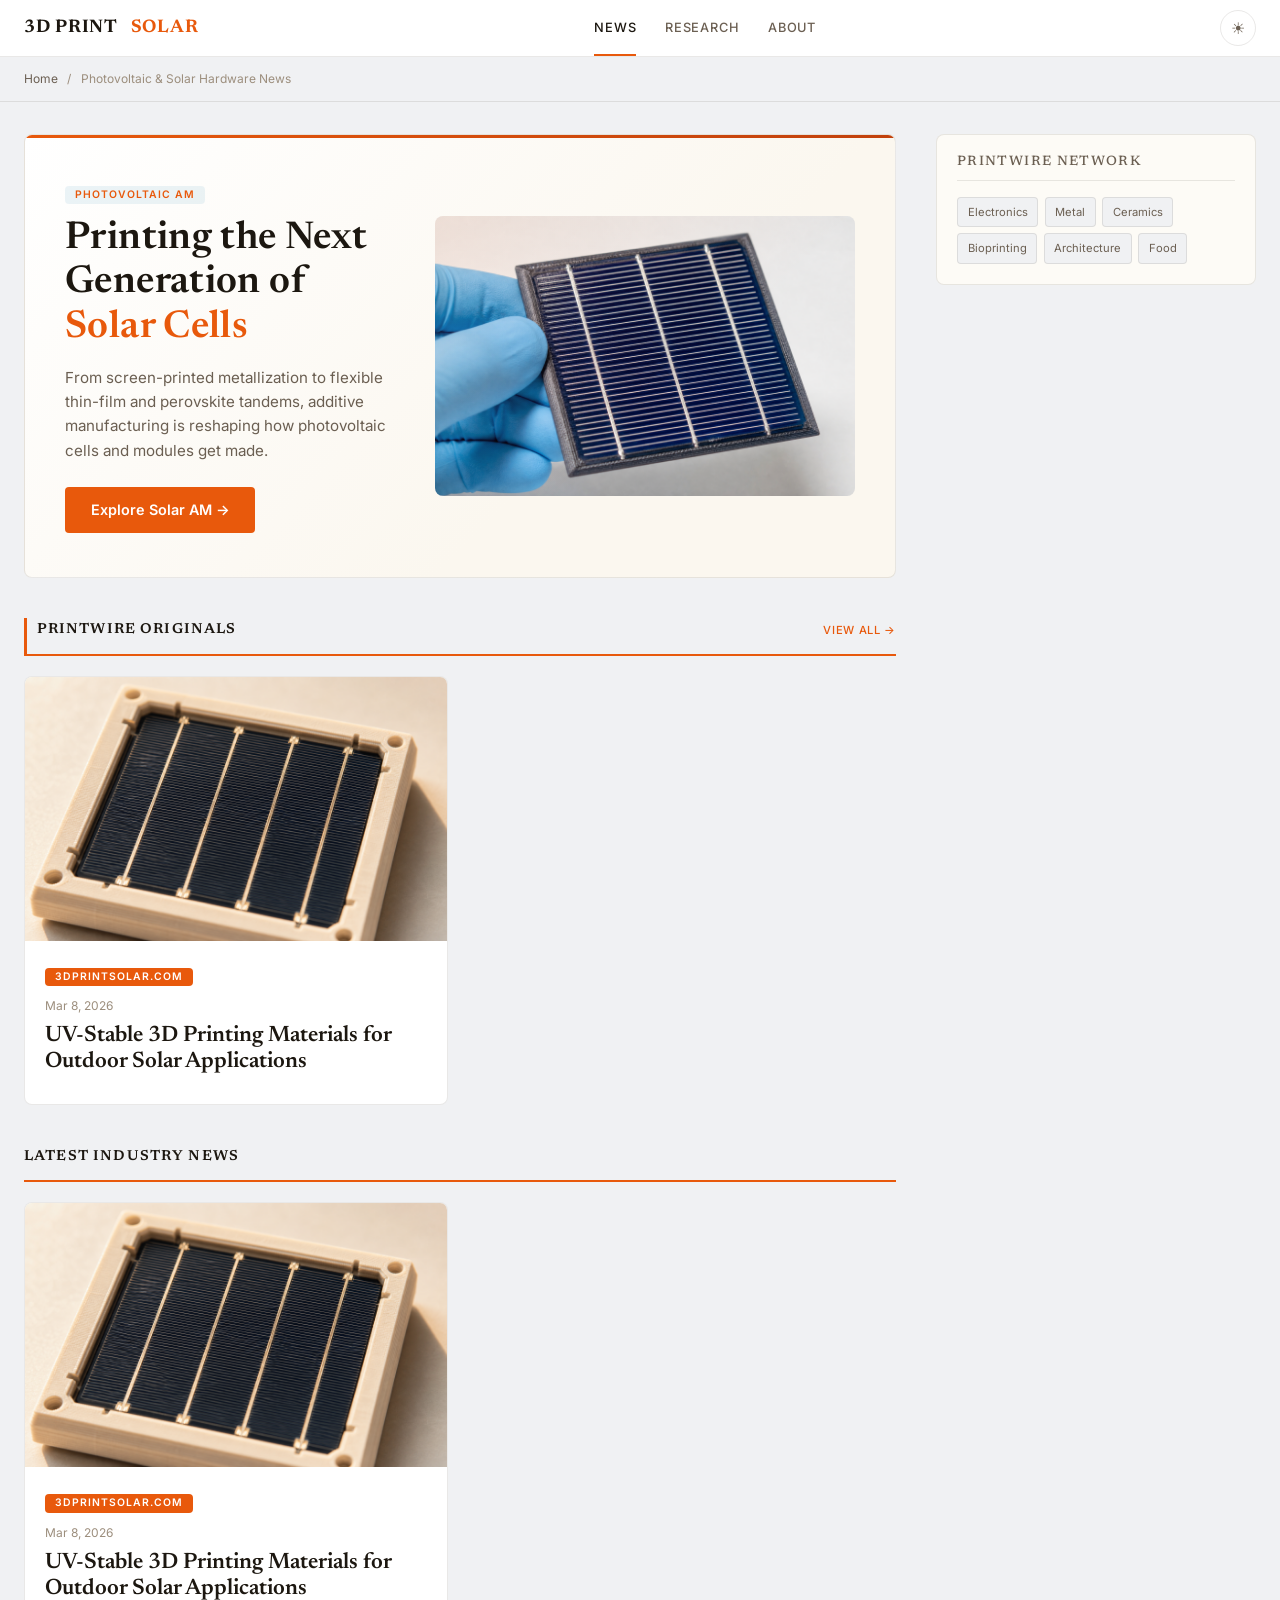
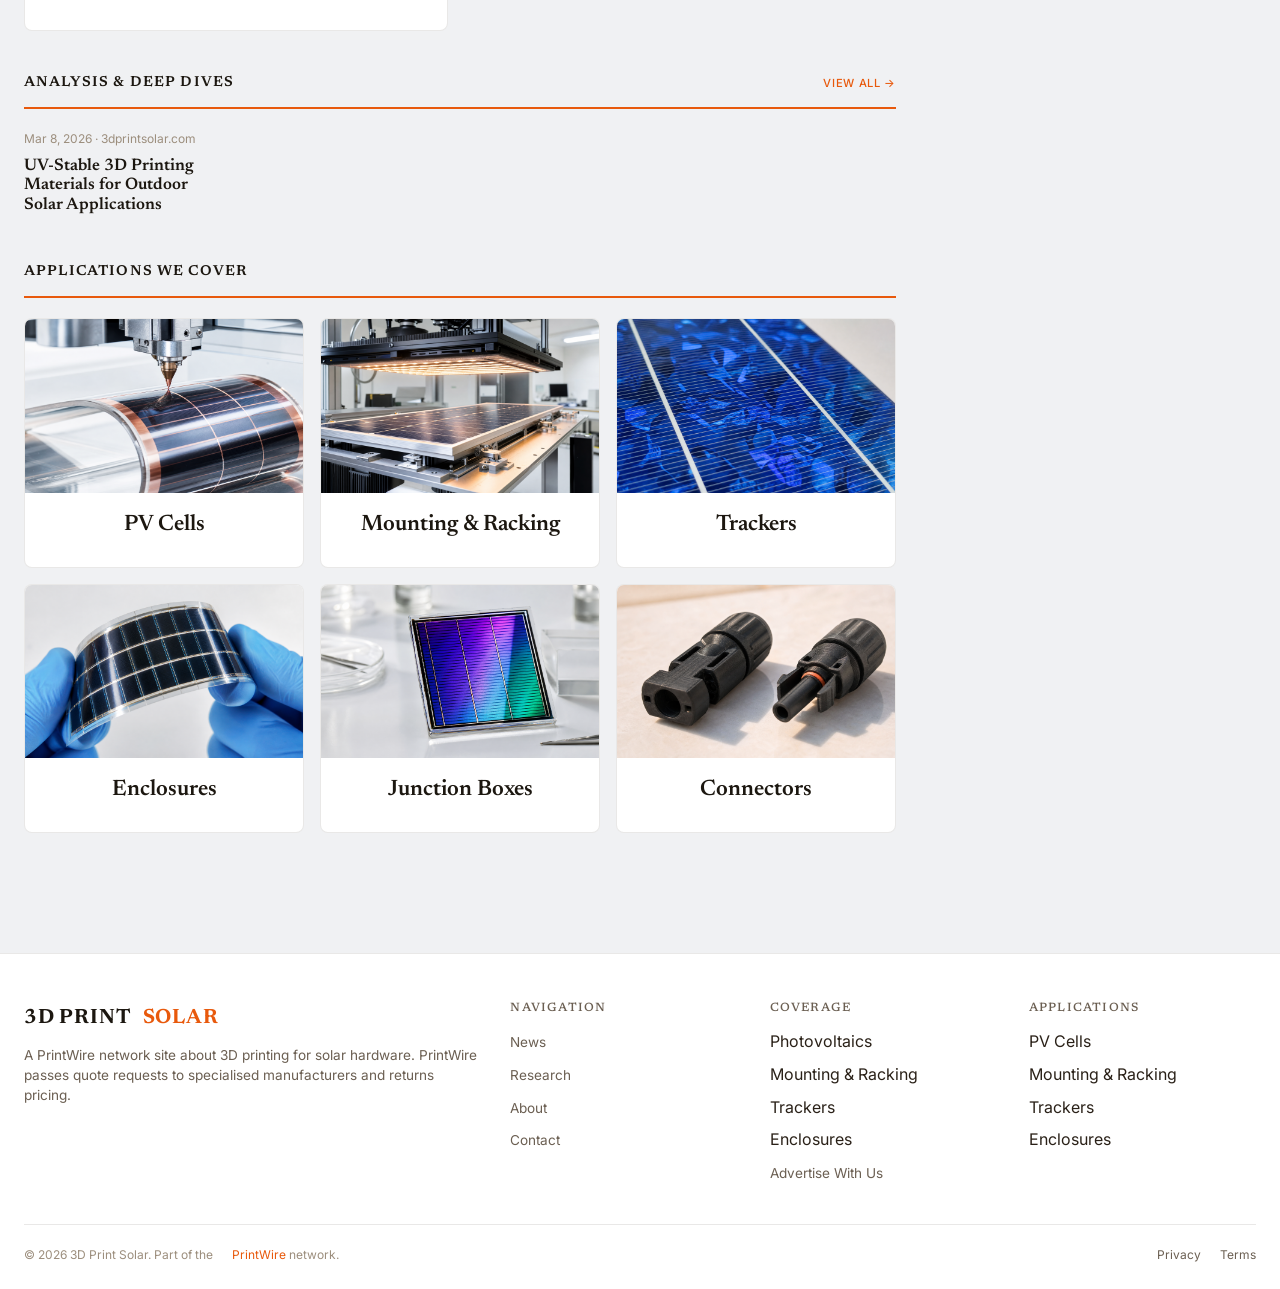
<file: static/index.html>
<!DOCTYPE html>
<html lang="en">
<head>
  <meta charset="UTF-8">
  <meta name="viewport" content="width=device-width, initial-scale=1.0">
  <meta name="description" content="3D Print Solar is a PrintWire network site about 3D printing for solar hardware. PrintWire passes quote requests to specialised manufacturers and returns pricing. PrintWire does not manufacture parts itself.">
  <title>3D Print Solar | 3D printing for solar hardware</title>
  <link rel="preconnect" href="https://fonts.googleapis.com">
  <link rel="preconnect" href="https://fonts.gstatic.com" crossorigin>
  <link href="https://fonts.googleapis.com/css2?family=Newsreader:opsz,wght@6..72,500;6..72,600;6..72,700&family=Inter:wght@400;500;600&display=swap" rel="stylesheet">
  <link rel="stylesheet" href="css/editorial.css">
  <link rel="icon" type="image/svg+xml" href="/favicon.svg">
  <meta property="og:type" content="website">
  <meta property="og:title" content="3D Print Solar | 3D printing for solar hardware">
  <meta property="og:description" content="3D Print Solar is a PrintWire network site about 3D printing for solar hardware. PrintWire passes quote requests to specialised manufacturers and returns pricing. PrintWire does not manufacture parts itself.">
  <meta property="og:image" content="https://3dprintsolar.com/images/sp01_hero_pvcell.png">
  <meta property="og:url" content="https://3dprintsolar.com/">
  <meta name="twitter:card" content="summary_large_image">
  <meta name="twitter:image" content="https://3dprintsolar.com/images/sp01_hero_pvcell.png">
</head>
<body>

<header class="ed-header">
  <div class="ed-header-inner">
    <a href="index.html" class="ed-logo">
      3D&nbsp;PRINT&nbsp;<span class="ed-logo-accent">SOLAR</span>
    </a>
    <button class="ed-nav-toggle" aria-label="Menu" onclick="document.querySelector('.ed-nav').classList.toggle('open')">&#9776;</button>
    <nav class="ed-nav">
      <a href="index.html" class="active">News</a>
      <a href="/articles/">Research</a>
      <a href="about.html">About</a>
    </nav>
    <button class="ed-theme-toggle" id="themeToggle" aria-label="Toggle light/dark mode" title="Toggle light/dark mode">&#9790;</button>
  </div>
</header>

<div class="ed-breadcrumbs">
  <a href="index.html">Home</a> <span>/</span> Photovoltaic &amp; Solar Hardware News
</div>

<div class="ed-layout">
  <div class="ed-main">

    <article class="ed-hero-split">
      <div class="ed-hero-split-text">
        <span class="ed-badge">Photovoltaic AM</span>
        <h1>Printing the Next Generation of <span class="ed-logo-accent">Solar Cells</span></h1>
        <p class="ed-hero-excerpt">From screen-printed metallization to flexible thin-film and perovskite tandems, additive manufacturing is reshaping how photovoltaic cells and modules get made.</p>
        <a href="/articles/" class="ed-hero-cta">Explore Solar AM &rarr;</a>
      </div>
      <div class="ed-hero-visual">
        <img src="images/sp01_hero_pvcell.png" alt="Photovoltaic AM">
      </div>
    </article>


    <div class="ed-section-label" style="border-left:3px solid var(--accent);padding-left:0.6rem;">
      PrintWire Originals
      <a href="/articles/">View All &rarr;</a>
    </div>
    <div class="ed-card-grid" id="pwOriginals">
      <div style="grid-column:1/-1;text-align:center;padding:2rem;color:var(--text-faint);">Loading PrintWire articles…</div>
    </div>

    <div class="ed-section-label">
      Latest Industry News
      
    </div>
    <div class="ed-card-grid" id="newsGrid">
      <div style="grid-column: 1/-1; text-align:center; padding:2rem; color:var(--text-faint);">Loading latest news…</div>
    </div>

    <div class="ed-section-label">
      Analysis &amp; Deep Dives
      <a href="/articles/">View All &rarr;</a>
    </div>
    <div class="ed-list" id="pwDeepDives">
      <div style="padding:1.5rem;color:var(--text-faint);">Loading analysis…</div>
    </div>

    <div class="ed-section-label">
      Applications We Cover
    </div>
    <div class="ed-card-grid" style="grid-template-columns: repeat(3, 1fr); gap: 1rem; margin-bottom: 2.5rem;">
      <div class="ed-card" style="text-align:center;">
        <img class="ed-card-img" src="images/sp05_thinfilm.png" alt="PV Cells">
        <div class="ed-card-body"><h3>PV Cells</h3></div>
      </div>
      <div class="ed-card" style="text-align:center;">
        <img class="ed-card-img" src="images/sp06_module_lab.png" alt="Mounting &amp; Racking">
        <div class="ed-card-body"><h3>Mounting &amp; Racking</h3></div>
      </div>
      <div class="ed-card" style="text-align:center;">
        <img class="ed-card-img" src="images/sp07_cell_macro.png" alt="Trackers">
        <div class="ed-card-body"><h3>Trackers</h3></div>
      </div>
      <div class="ed-card" style="text-align:center;">
        <img class="ed-card-img" src="images/sp08_flexible_pv.png" alt="Enclosures">
        <div class="ed-card-body"><h3>Enclosures</h3></div>
      </div>
      <div class="ed-card" style="text-align:center;">
        <img class="ed-card-img" src="images/sp09_perovskite.png" alt="Junction Boxes">
        <div class="ed-card-body"><h3>Junction Boxes</h3></div>
      </div>
      <div class="ed-card" style="text-align:center;">
        <img class="ed-card-img" src="images/s07_mc4_connector.png" alt="Connectors">
        <div class="ed-card-body"><h3>Connectors</h3></div>
      </div>
    </div>


  </div>

  <aside class="ed-sidebar">





    <div class="ed-sidebar-block">
      <h4>PrintWire Network</h4>
      <div class="ed-network-links">
        <a href="https://3dprintcircuitry.com">Electronics</a>
        <a href="https://dmls3d.com">Metal</a>
        <a href="https://3dprintceramics.com">Ceramics</a>
        <a href="https://3dprinttissue.com">Bioprinting</a>
        <a href="https://3dprintarchitecture.com">Architecture</a>
        <a href="https://3dprintfood.com">Food</a>
      </div>
    </div>


  </aside>
</div>

<footer class="ed-footer">
  <div class="ed-footer-inner">
    <div class="ed-footer-brand">
      <div class="ed-logo" style="font-size:1.3rem; margin-bottom: 0.5rem;">3D&nbsp;PRINT&nbsp;<span class="ed-logo-accent">SOLAR</span></div>
      <p>A PrintWire network site about 3D printing for solar hardware. PrintWire passes quote requests to specialised manufacturers and returns pricing.</p>
    </div>
    <div>
      <h4>Navigation</h4>
      <ul>
        <li><a href="index.html">News</a></li>
        <li><a href="/articles/">Research</a></li>
        <li><a href="about.html">About</a></li>
        <li><a href="contact.html">Contact</a></li>
      </ul>
    </div>
    <div>
      <h4>Coverage</h4>
      <ul>
        <li>Photovoltaics</li>
        <li>Mounting &amp; Racking</li>
        <li>Trackers</li>
        <li>Enclosures</li>
        <li><a href="advertise.html">Advertise With Us</a></li>
      </ul>
    </div>
    <div>
      <h4>Applications</h4>
      <ul>
        <li>PV Cells</li>
        <li>Mounting &amp; Racking</li>
        <li>Trackers</li>
        <li>Enclosures</li>
      </ul>
    </div>
  </div>
  <div class="ed-footer-bottom">
    <span>&copy; 2026 3D Print Solar. Part of the <a href="https://3dprint.space" style="color:var(--accent);">PrintWire</a> network.</span>
    <span>
      <a href="/privacy.html">Privacy</a>
      <a href="/terms.html">Terms</a>
    </span>
  </div>
</footer>

<script>
document.querySelector('.ed-nav-toggle')?.addEventListener('click', () => {
  document.querySelector('.ed-nav').classList.toggle('open');
});

(function() {
  const btn = document.getElementById('themeToggle');
  const root = document.documentElement;
  function setTheme(theme) {
    root.setAttribute('data-theme', theme);
    localStorage.setItem('ed-theme', theme);
    btn.innerHTML = theme === 'dark' ? '&#9790;' : '&#9728;';
    btn.title = theme === 'dark' ? 'Switch to light mode' : 'Switch to dark mode';
  }
  const saved = localStorage.getItem('ed-theme');
  setTheme(saved || 'light');
  btn.addEventListener('click', () => {
    const current = root.getAttribute('data-theme') || 'light';
    setTheme(current === 'dark' ? 'light' : 'dark');
  });
})();

(function() {
  var grid = document.getElementById('newsGrid');
  var orig = document.getElementById('pwOriginals');

  var feeds = [
    { url: 'https://news.google.com/rss/search?q=3D+printed+solar+photovoltaic+additive+manufacturing&hl=en-US&gl=US&ceid=US:en', name: 'Google News' },
    { url: 'https://news.google.com/rss/search?q=solar+panel+mounting+racking+3D+printing&hl=en-US&gl=US&ceid=US:en', name: 'Google News' },
    { url: 'https://news.google.com/rss/search?q=photovoltaic+manufacturing+additive&hl=en-US&gl=US&ceid=US:en', name: 'Google News' },
    { url: 'https://3dprintingindustry.com/feed/', name: '3DPI' }
  ];

    function bestImg(item){
    var raw = '';
    var html = item.content || item.description || '';
    var m = html.match(/<img[^>]+src=["']([^"'>]+)["']/i);
    if (m) raw = m[1];
    if (!raw) raw = (item.enclosure && item.enclosure.link) || item.thumbnail || '';
    if (!raw) return '';
    var full = raw.replace(/-\d{2,4}x\d{2,4}(?=\.(jpg|jpeg|png|webp|gif)(\?|$))/i, '');
    return 'https://wsrv.nl/?url=' + encodeURIComponent(full) + '&w=800&h=534&fit=cover&a=attention&output=jpg&q=82';
  }
  var api = 'https://api.rss2json.com/v1/api.json?rss_url=';
  var rss = [];
  var localArts = [];
  var loaded = 0;
  var total = feeds.length;
  var fallbackImgs = ['images/s01_pv_cell.png','images/s02_panel.png','images/s03_mount_bracket.png','images/s04_microinverter.png','images/s05_tracker_gear.png','images/s06_junction_box.png','images/s07_mc4_connector.png','images/s08_cell_array.png','images/s09_encapsulant.png'];

  function stripHtml(html) {
    var d = document.createElement('div'); d.innerHTML = html;
    return d.textContent || '';
  }
  function esc(s) {
    var d = document.createElement('div'); d.appendChild(document.createTextNode(s));
    return d.innerHTML;
  }
  function card(a, i) {
    var img = a.img || fallbackImgs[i % fallbackImgs.length];
    var fb = fallbackImgs[(i+1) % fallbackImgs.length];
    var open = a.local
      ? 'onclick="location.href=\'' + esc(a.link) + '\'"'
      : 'onclick="window.open(\'' + esc(a.link) + '\',\'_blank\',\'noopener\')"';
    var linkAttrs = a.local ? 'href="' + esc(a.link) + '"'
      : 'href="' + esc(a.link) + '" target="_blank" rel="noopener"';
    var badge = a.local
      ? '<span class="ed-badge" style="background:var(--accent);color:#fff;">' + esc(a.source) + '</span>'
      : '<span class="ed-badge">' + esc(a.source) + '</span>';
    return '<article class="ed-card" style="cursor:pointer" ' + open + '>' +
      '<img class="ed-card-img" src="' + esc(img) + '" alt="" loading="lazy" onerror="this.onerror=null;this.src=\'' + fb + '\'">' +
      '<div class="ed-card-body">' + badge +
        '<div class="ed-card-meta">' + esc(a.dateStr || '') + '</div>' +
        '<h3><a ' + linkAttrs + ' onclick="event.stopPropagation()">' + esc(a.title) + '</a></h3>' +
        '<p class="ed-card-excerpt">' + esc(a.desc) + '</p>' +
      '</div></article>';
  }

  var localReady = fetch('network.json', { cache: 'no-store' })
    .then(function(r){ return r.ok ? r.json() : []; })
    .then(function(items){
      (items || []).forEach(function(it, i){
        localArts.push({ title: it.title, link: it.url, desc: it.summary || '',
          date: it.iso, dateStr: it.date, source: (it.origin || 'PrintWire'), local: true,
          img: it.img || fallbackImgs[i % fallbackImgs.length] });
      });
      if (orig) {
        orig.innerHTML = localArts.length
          ? localArts.slice(0, 6).map(card).join('')
          : '<div style="grid-column:1/-1;padding:1.5rem;color:var(--text-faint);">New PrintWire articles will appear here as they publish.</div>';
      }
    })
    .catch(function(){ if (orig) orig.innerHTML = ''; });

  var timeout = setTimeout(finish, 8000);
  feeds.forEach(function(feed) {
    fetch(api + encodeURIComponent(feed.url))
      .then(function(r){ return r.json(); })
      .then(function(data){
        if (data.status === 'ok' && data.items) {
          data.items.forEach(function(item){
            rss.push({ title: item.title, link: item.link,
              desc: stripHtml(item.description).substring(0,140) + '…',
              date: item.pubDate, source: feed.name, local: false,
              img: bestImg(item) });
          });
        }
      })
      .catch(function(){})
      .then(function(){ loaded++; if (loaded === total) { clearTimeout(timeout); finish(); } });
  });

  var done = false;
  function finish(){ if (done) return; done = true; localReady.then(render); }
  function render(){
    if (!grid) return;
    var merged = localArts.concat(rss);
    merged.forEach(function(a){ if (!a.dateStr && a.date) a.dateStr = new Date(a.date).toLocaleDateString('en-US',{year:'numeric',month:'short',day:'numeric'}); });
    merged.sort(function(a,b){ return new Date(b.date) - new Date(a.date); });
    var top = merged.slice(0, 8);
    grid.innerHTML = top.length
      ? top.map(card).join('')
      : '<div style="grid-column:1/-1;text-align:center;padding:2rem;color:var(--text-faint);">Unable to load news.</div>';
  }
})();

// -- Analysis & Deep Dives: PrintWire catalog in list format --
(function(){
  var box = document.getElementById('pwDeepDives');
  if (!box) return;
  function esc(s){var d=document.createElement('div');d.appendChild(document.createTextNode(s==null?'':s));return d.innerHTML;}
  var empty = '<div style="padding:1.5rem;color:var(--text-faint);">In-depth analysis and deep dives are on the way — check back soon.</div>';
  fetch('network.json',{cache:'no-store'})
    .then(function(r){ return r.ok ? r.json() : []; })
    .then(function(items){
      items = (items || []).slice();
      items.sort(function(a,b){ return (b.iso||'').localeCompare(a.iso||''); });
      if (!items.length){ box.innerHTML = empty; return; }
      box.innerHTML = items.slice(0,8).map(function(a){
        var img = a.img ? '<img src="'+esc(a.img)+'" alt="" loading="lazy">' : '';
        var meta = esc(a.date||'') + (a.origin ? ' · '+esc(a.origin) : '');
        return '<article class="ed-list-item">'+img+'<div>'+
          '<div class="ed-card-meta">'+meta+'</div>'+
          '<h3><a href="'+esc(a.url)+'">'+esc(a.title)+'</a></h3>'+
          '<p class="ed-card-excerpt">'+esc(a.summary||'')+'</p>'+
          '</div></article>';
      }).join('');
    })
    .catch(function(){ box.innerHTML = empty; });
})();
</script>
</body>
</html>
</file>
<file: static/css/editorial.css>
/* ============================================
   3dprintmetal.com — Editorial Layout
   Inspired by 3dnatives.com, modernized
   ============================================ */

/* ── Shared Tokens ───────────────────────────── */
:root {
  --accent: #00a8cc;
  --accent-dark: #008fad;
  --accent-dim: rgba(0,168,204,0.12);
  --red: #e53e3e;
  --radius: 8px;
  --radius-sm: 4px;
  --font-display: 'Oswald', sans-serif;
  --font-body: 'Inter', sans-serif;
  --transition: 0.25s cubic-bezier(0.4,0,0.2,1);
}

/* ── Dark Mode (default) ─────────────────────── */
:root, [data-theme="dark"] {
  --bg: #08090f;
  --bg-surface: #0e1019;
  --bg-card: #141620;
  --bg-card-hover: #1a1d2e;
  --bg-sidebar: #0f1118;
  --text: #e2e4e8;
  --text-dim: #8a8f9d;
  --text-faint: #555a68;
  --heading: #ffffff;
  --border: rgba(255,255,255,0.06);
  --border-accent: rgba(0,168,204,0.2);
  --shadow: 0 1px 3px rgba(0,0,0,0.4);
  --shadow-hover: 0 8px 24px rgba(0,0,0,0.5);
  --header-bg: rgba(8,9,15,0.92);
  --badge-bg: rgba(0,168,204,0.12);
  --input-bg: #0a0b12;
}

/* ── Light Mode ──────────────────────────────── */
[data-theme="light"] {
  --accent: #0077a8;
  --accent-dark: #005f85;
  --accent-dim: rgba(0,119,168,0.08);
  --bg: #f5f6f8;
  --bg-surface: #ffffff;
  --bg-card: #ffffff;
  --bg-card-hover: #f0f1f3;
  --bg-sidebar: #fafbfc;
  --text: #2d3748;
  --text-dim: #5a6577;
  --text-faint: #8e96a4;
  --heading: #1a202c;
  --border: rgba(0,0,0,0.08);
  --border-accent: rgba(0,119,168,0.2);
  --shadow: 0 1px 3px rgba(0,0,0,0.06);
  --shadow-hover: 0 8px 24px rgba(0,0,0,0.1);
  --header-bg: rgba(255,255,255,0.95);
  --badge-bg: rgba(0,119,168,0.08);
  --input-bg: #f0f1f3;
}

/* System preference when no manual choice */
@media (prefers-color-scheme: light) {
  :root:not([data-theme]) {
    --accent: #0077a8;
    --accent-dark: #005f85;
    --accent-dim: rgba(0,119,168,0.08);
    --bg: #f5f6f8;
    --bg-surface: #ffffff;
    --bg-card: #ffffff;
    --bg-card-hover: #f0f1f3;
    --bg-sidebar: #fafbfc;
    --text: #2d3748;
    --text-dim: #5a6577;
    --text-faint: #8e96a4;
    --heading: #1a202c;
    --border: rgba(0,0,0,0.08);
    --border-accent: rgba(0,119,168,0.2);
    --shadow: 0 1px 3px rgba(0,0,0,0.06);
    --shadow-hover: 0 8px 24px rgba(0,0,0,0.1);
    --header-bg: rgba(255,255,255,0.95);
    --badge-bg: rgba(0,119,168,0.08);
    --input-bg: #f0f1f3;
  }
}

/* ── Reset ───────────────────────────────────── */
*,*::before,*::after { margin:0;padding:0;box-sizing:border-box; }
html { scroll-behavior:smooth; font-size:16px; }
body {
  font-family: var(--font-body);
  color: var(--text);
  background: var(--input-bg);
  line-height: 1.65;
  -webkit-font-smoothing: antialiased;
  overflow-x: hidden;
}
a { color: inherit; text-decoration: none; }
img { max-width: 100%; display: block; }

/* ── Typography ──────────────────────────────── */
h1,h2,h3,h4 { font-family: var(--font-display); font-weight: 600; line-height: 1.15; color: var(--heading); }
h1 { font-size: clamp(2rem, 5vw, 3rem); letter-spacing: 0.01em; }
h2 { font-size: clamp(1.5rem, 3.5vw, 2.2rem); }
h3 { font-size: clamp(1.1rem, 2vw, 1.4rem); }
h4 { font-size: 0.85rem; text-transform: uppercase; letter-spacing: 0.1em; color: var(--text-dim); font-weight: 500; }

/* ── Header ──────────────────────────────────── */
.ed-header {
  position: sticky; top: 0; z-index: 100;
  background: var(--header-bg);
  backdrop-filter: blur(16px);
  border-bottom: 1px solid var(--border);
}
.ed-header-inner {
  max-width: 1280px;
  margin: 0 auto;
  display: flex;
  align-items: center;
  justify-content: space-between;
  padding: 0 1.5rem;
  height: 56px;
}
.ed-logo {
  font-family: var(--font-display);
  font-size: 1.15rem;
  font-weight: 700;
  color: var(--heading);
  letter-spacing: 0.04em;
  display: flex; align-items: center; gap: 0.5rem;
}
.ed-logo-accent { color: var(--accent); }
.ed-nav { display: flex; gap: 0; align-items: center; }
.ed-nav a {
  padding: 0 0.9rem;
  font-size: 0.8rem;
  font-weight: 500;
  color: var(--text-dim);
  text-transform: uppercase;
  letter-spacing: 0.06em;
  transition: color var(--transition);
  line-height: 56px;
  position: relative;
}
.ed-nav a:hover, .ed-nav a.active { color: var(--heading); }
.ed-nav a.active::after {
  content: ''; position: absolute; bottom: 0; left: 0.9rem; right: 0.9rem;
  height: 2px; background: var(--accent);
}
.ed-nav-toggle {
  display: none; background: none; border: none; color: var(--text);
  font-size: 1.5rem; cursor: pointer; padding: 0.5rem;
}

/* Theme toggle */
.ed-theme-toggle {
  background: none; border: 1px solid var(--border);
  color: var(--text-dim); cursor: pointer;
  width: 36px; height: 36px;
  border-radius: 50%;
  display: flex; align-items: center; justify-content: center;
  font-size: 1rem;
  transition: all var(--transition);
  margin-left: 0.5rem;
  flex-shrink: 0;
}
.ed-theme-toggle:hover { border-color: var(--accent); color: var(--accent); }

/* ── Breadcrumbs ─────────────────────────────── */
.ed-breadcrumbs {
  max-width: 1280px; margin: 0 auto;
  padding: 0.75rem 1.5rem;
  font-size: 0.75rem;
  color: var(--text-faint);
  border-bottom: 1px solid var(--border);
}
.ed-breadcrumbs a { color: var(--text-dim); transition: color var(--transition); }
.ed-breadcrumbs a:hover { color: var(--accent); }
.ed-breadcrumbs span { margin: 0 0.4rem; }

/* ── Layout ──────────────────────────────────── */
.ed-layout {
  max-width: 1280px;
  margin: 0 auto;
  display: grid;
  grid-template-columns: 1fr 320px;
  gap: 2.5rem;
  padding: 2rem 1.5rem;
  align-items: start;
}
.ed-main { min-width: 0; }
.ed-sidebar { position: sticky; top: 72px; }

/* ── Hero / Featured Story ───────────────────── */
.ed-hero {
  margin-bottom: 2.5rem;
  position: relative;
  border-radius: var(--radius);
  overflow: hidden;
  background: var(--bg-card);
}
.ed-hero img {
  width: 100%;
  aspect-ratio: 16/8;
  object-fit: cover;
  display: block;
}
.ed-hero-overlay {
  position: absolute; inset: 0;
  background: linear-gradient(0deg, rgba(8,9,15,0.95) 0%, rgba(8,9,15,0.3) 50%, transparent 100%);
}
[data-theme="light"] .ed-hero-overlay {
  background: linear-gradient(0deg, rgba(245,246,248,0.97) 0%, rgba(245,246,248,0.4) 50%, transparent 100%);
}
.ed-hero-content {
  position: absolute;
  bottom: 0; left: 0; right: 0;
  padding: 2rem 2.5rem;
}
.ed-hero .ed-badge { margin-bottom: 0.75rem; }
.ed-hero h1 { margin-bottom: 0.5rem; }
.ed-hero h1 a { color: var(--heading); transition: color var(--transition); }
.ed-hero h1 a:hover { color: var(--accent); }
.ed-hero-meta {
  font-size: 0.8rem;
  color: var(--text-dim);
  display: flex; gap: 1rem; align-items: center;
}
.ed-hero-excerpt {
  margin-top: 0.75rem;
  font-size: 0.95rem;
  color: var(--text-dim);
  line-height: 1.6;
  max-width: 600px;
}

/* ── Badge / Tag ─────────────────────────────── */
.ed-badge {
  display: inline-block;
  font-size: 0.65rem;
  font-weight: 600;
  text-transform: uppercase;
  letter-spacing: 0.1em;
  padding: 0.25rem 0.6rem;
  border-radius: var(--radius-sm);
  background: var(--badge-bg);
  color: var(--accent);
  line-height: 1;
}
.ed-badge.red { background: rgba(255,68,68,0.12); color: var(--red); }

/* ── Section Label ───────────────────────────── */
.ed-section-label {
  font-family: var(--font-display);
  font-size: 0.9rem;
  font-weight: 600;
  text-transform: uppercase;
  letter-spacing: 0.08em;
  color: var(--heading);
  margin-bottom: 1.25rem;
  padding-bottom: 0.75rem;
  border-bottom: 2px solid var(--accent);
  display: flex;
  align-items: center;
  justify-content: space-between;
}
.ed-section-label a {
  font-family: var(--font-body);
  font-size: 0.7rem;
  font-weight: 500;
  color: var(--accent);
  text-transform: uppercase;
  letter-spacing: 0.06em;
}

/* ── Article Cards ───────────────────────────── */
.ed-card-grid {
  display: grid;
  grid-template-columns: repeat(2, 1fr);
  gap: 1.5rem;
  margin-bottom: 2.5rem;
}
.ed-card {
  background: var(--bg-card);
  border-radius: var(--radius);
  overflow: hidden;
  border: 1px solid var(--border);
  transition: transform var(--transition), box-shadow var(--transition), border-color var(--transition);
}
.ed-card:hover {
  transform: translateY(-2px);
  box-shadow: var(--shadow-hover);
  border-color: var(--border-accent);
}
.ed-card-img {
  aspect-ratio: 16/10;
  object-fit: cover;
  width: 100%;
}
.ed-card-body { padding: 1.25rem; }
.ed-card-body .ed-badge { margin-bottom: 0.65rem; }
.ed-card-body h3 { margin-bottom: 0.5rem; }
.ed-card-body h3 a { color: var(--heading); transition: color var(--transition); }
.ed-card-body h3 a:hover { color: var(--accent); }
.ed-card-meta {
  font-size: 0.75rem;
  color: var(--text-faint);
  margin-bottom: 0.5rem;
}
.ed-card-excerpt {
  font-size: 0.85rem;
  color: var(--text-dim);
  line-height: 1.55;
  display: -webkit-box;
  -webkit-line-clamp: 3;
  -webkit-box-orient: vertical;
  overflow: hidden;
}

/* ── Article List (compact) ──────────────────── */
.ed-list { display: flex; flex-direction: column; gap: 1.25rem; margin-bottom: 2.5rem; }
.ed-list-item {
  display: grid;
  grid-template-columns: 200px 1fr;
  gap: 1rem;
  padding-bottom: 1.25rem;
  border-bottom: 1px solid var(--border);
  align-items: start;
}
.ed-list-item:last-child { border-bottom: none; padding-bottom: 0; }
.ed-list-item img {
  aspect-ratio: 16/10;
  object-fit: cover;
  border-radius: var(--radius-sm);
  width: 100%;
}
.ed-list-item h3 { font-size: 1.05rem; margin-bottom: 0.35rem; }
.ed-list-item h3 a { color: var(--heading); transition: color var(--transition); }
.ed-list-item h3 a:hover { color: var(--accent); }

/* ── Sidebar ─────────────────────────────────── */
.ed-sidebar-block {
  background: var(--bg-sidebar);
  border: 1px solid var(--border);
  border-radius: var(--radius);
  padding: 1.25rem;
  margin-bottom: 1.5rem;
}
.ed-sidebar-block h4 {
  margin-bottom: 1rem;
  padding-bottom: 0.6rem;
  border-bottom: 1px solid var(--border);
}

/* Newsletter widget */
.ed-newsletter p { font-size: 0.85rem; color: var(--text-dim); margin-bottom: 1rem; line-height: 1.5; }
.ed-newsletter input[type="email"] {
  width: 100%;
  padding: 0.65rem 0.85rem;
  background: var(--input-bg);
  border: 1px solid var(--border);
  border-radius: var(--radius-sm);
  color: var(--text);
  font-size: 0.85rem;
  margin-bottom: 0.5rem;
  transition: border-color var(--transition);
}
.ed-newsletter input[type="email"]:focus { outline: none; border-color: var(--accent); }
.ed-newsletter button {
  width: 100%;
  padding: 0.65rem;
  background: var(--accent);
  border: none;
  border-radius: var(--radius-sm);
  color: #000;
  font-weight: 600;
  font-size: 0.8rem;
  cursor: pointer;
  transition: background var(--transition);
}
.ed-newsletter button:hover { background: var(--accent-dark); }

/* Popular posts widget */
.ed-popular-item {
  display: flex;
  gap: 0.75rem;
  padding: 0.65rem 0;
  border-bottom: 1px solid var(--border);
  align-items: start;
}
.ed-popular-item:last-child { border-bottom: none; }
.ed-popular-num {
  font-family: var(--font-display);
  font-size: 1.5rem;
  font-weight: 700;
  color: var(--accent-dim);
  line-height: 1;
  min-width: 1.8rem;
  color: rgba(0,217,255,0.3);
}
.ed-popular-item h3 { font-size: 0.85rem; font-weight: 500; line-height: 1.35; }
.ed-popular-item h3 a { color: var(--text); }
.ed-popular-item h3 a:hover { color: var(--accent); }
.ed-popular-meta { font-size: 0.7rem; color: var(--text-faint); margin-top: 0.2rem; }

/* Network links widget */
.ed-network-links { display: flex; flex-wrap: wrap; gap: 0.4rem; }
.ed-network-links a {
  font-size: 0.7rem;
  padding: 0.3rem 0.6rem;
  background: var(--input-bg);
  border: 1px solid var(--border);
  border-radius: var(--radius-sm);
  color: var(--text-dim);
  transition: all var(--transition);
}
.ed-network-links a:hover { border-color: var(--accent); color: var(--accent); }

/* ── Load More ───────────────────────────────── */
.ed-load-more {
  text-align: center;
  margin: 2rem 0;
}
.ed-load-more button {
  padding: 0.75rem 2.5rem;
  background: transparent;
  border: 1px solid var(--border);
  border-radius: var(--radius-sm);
  color: var(--text-dim);
  font-size: 0.8rem;
  font-weight: 500;
  cursor: pointer;
  letter-spacing: 0.04em;
  transition: all var(--transition);
}
.ed-load-more button:hover {
  border-color: var(--accent);
  color: var(--accent);
}

/* ── Stats Bar ───────────────────────────────── */
.ed-stats {
  display: grid;
  grid-template-columns: repeat(4, 1fr);
  gap: 1px;
  background: var(--border);
  border: 1px solid var(--border);
  border-radius: var(--radius);
  overflow: hidden;
  margin-bottom: 2.5rem;
}
.ed-stat {
  background: var(--bg-card);
  padding: 1.25rem;
  text-align: center;
}
.ed-stat-value {
  font-family: var(--font-display);
  font-size: 1.5rem;
  font-weight: 600;
  color: var(--accent);
}
.ed-stat-label {
  font-size: 0.7rem;
  text-transform: uppercase;
  letter-spacing: 0.08em;
  color: var(--text-faint);
  margin-top: 0.25rem;
}

/* ── Page Hero (inner pages) ─────────────────── */
.ed-page-hero {
  position: relative;
  border-radius: var(--radius);
  overflow: hidden;
  margin-bottom: 2.5rem;
  background: var(--bg-card);
}
.ed-page-hero img {
  width: 100%; aspect-ratio: 16/6; object-fit: cover;
}
.ed-page-hero-overlay {
  position: absolute; inset: 0;
  background: linear-gradient(0deg, rgba(8,9,15,0.9) 0%, rgba(8,9,15,0.4) 60%, transparent 100%);
}
[data-theme="light"] .ed-page-hero-overlay {
  background: linear-gradient(0deg, rgba(245,246,248,0.95) 0%, rgba(245,246,248,0.5) 60%, transparent 100%);
}
.ed-page-hero-content {
  position: absolute; bottom: 0; left: 0; right: 0;
  padding: 2rem 2.5rem;
}
.ed-page-hero h1 { margin-bottom: 0.5rem; }
.ed-page-hero p { color: var(--text-dim); font-size: 1rem; max-width: 600px; }

/* ── Content Sections ────────────────────────── */
.ed-content { max-width: 1280px; margin: 0 auto; padding: 0 1.5rem; }
.ed-content-narrow { max-width: 860px; margin: 0 auto; padding: 0 1.5rem; }
.ed-section { margin-bottom: 3rem; }
.ed-section p { color: var(--text-dim); line-height: 1.75; margin-bottom: 1rem; font-size: 0.95rem; }
.ed-section p:last-child { margin-bottom: 0; }

/* Two-column content block */
.ed-two-col {
  display: grid;
  grid-template-columns: 1fr 1fr;
  gap: 2.5rem;
  align-items: start;
  margin-bottom: 2.5rem;
}
.ed-two-col img { border-radius: var(--radius); width: 100%; }

/* Content cards (mission, values, etc.) */
.ed-content-card {
  background: var(--bg-card);
  border: 1px solid var(--border);
  border-radius: var(--radius);
  padding: 1.75rem;
  transition: border-color var(--transition);
}
.ed-content-card:hover { border-color: var(--border-accent); }
.ed-content-card h3 { margin-bottom: 0.75rem; font-size: 1.15rem; }
.ed-content-card p { margin-bottom: 0; }
.ed-content-card .ed-icon {
  font-size: 1.5rem; margin-bottom: 0.75rem; display: block;
}
.ed-grid-2 { display: grid; grid-template-columns: 1fr 1fr; gap: 1.5rem; margin-bottom: 2.5rem; }
.ed-grid-3 { display: grid; grid-template-columns: repeat(3, 1fr); gap: 1.5rem; margin-bottom: 2.5rem; }
.ed-grid-4 { display: grid; grid-template-columns: repeat(4, 1fr); gap: 1.25rem; margin-bottom: 2.5rem; }

/* Service detail cards */
.ed-service-detail {
  display: grid;
  grid-template-columns: 280px 1fr;
  gap: 1.5rem;
  background: var(--bg-card);
  border: 1px solid var(--border);
  border-radius: var(--radius);
  overflow: hidden;
  margin-bottom: 1.25rem;
  transition: border-color var(--transition);
}
.ed-service-detail:hover { border-color: var(--border-accent); }
.ed-service-detail img { width: 100%; height: 100%; object-fit: cover; }
.ed-service-detail-body { padding: 1.5rem 1.5rem 1.5rem 0; }
.ed-service-detail-body h3 { margin-bottom: 0.5rem; }

/* Timeline */
.ed-timeline { position: relative; padding-left: 2.5rem; margin-bottom: 2.5rem; }
.ed-timeline::before {
  content: ''; position: absolute; left: 0.75rem; top: 0; bottom: 0;
  width: 2px; background: var(--border);
}
.ed-timeline-step {
  position: relative; margin-bottom: 2rem; padding-bottom: 0;
}
.ed-timeline-step:last-child { margin-bottom: 0; }
.ed-timeline-num {
  position: absolute; left: -2.5rem; top: 0;
  width: 1.5rem; height: 1.5rem;
  background: var(--accent);
  color: #000;
  border-radius: 50%;
  font-size: 0.7rem;
  font-weight: 700;
  display: flex; align-items: center; justify-content: center;
}
.ed-timeline-step h3 { font-size: 1.05rem; margin-bottom: 0.35rem; }

/* Forms */
.ed-form { max-width: 100%; }
.ed-form-group { margin-bottom: 1rem; }
.ed-form-group label {
  display: block; font-size: 0.8rem; font-weight: 500;
  color: var(--text-dim); margin-bottom: 0.35rem;
}
.ed-form-group .required { color: var(--red); }
.ed-form-group input, .ed-form-group textarea, .ed-form-group select {
  width: 100%;
  padding: 0.7rem 0.9rem;
  background: var(--input-bg);
  border: 1px solid var(--border);
  border-radius: var(--radius-sm);
  color: var(--text);
  font-family: var(--font-body);
  font-size: 0.9rem;
  transition: border-color var(--transition);
}
.ed-form-group input:focus, .ed-form-group textarea:focus, .ed-form-group select:focus {
  outline: none; border-color: var(--accent);
}
.ed-form-group textarea { resize: vertical; }
.ed-form-submit {
  padding: 0.75rem 2rem;
  background: var(--accent);
  border: none;
  border-radius: var(--radius-sm);
  color: #000;
  font-weight: 600;
  font-size: 0.9rem;
  cursor: pointer;
  transition: background var(--transition);
}
.ed-form-submit:hover { background: var(--accent-dark); }

/* CTA Banner */
.ed-cta-banner {
  background: var(--bg-card);
  border: 1px solid var(--border-accent);
  border-radius: var(--radius);
  padding: 2.5rem;
  text-align: center;
  margin-bottom: 2.5rem;
}
.ed-cta-banner h2 { margin-bottom: 0.5rem; }
.ed-cta-banner p { color: var(--text-dim); margin-bottom: 1.25rem; max-width: 500px; margin-left: auto; margin-right: auto; }
.ed-cta-banner a {
  display: inline-block;
  padding: 0.75rem 2rem;
  background: var(--accent);
  color: #000;
  font-weight: 600;
  border-radius: var(--radius-sm);
  transition: background var(--transition);
}
.ed-cta-banner a:hover { background: var(--accent-dark); }

/* Package cards (advertise) */
.ed-package {
  background: var(--bg-card);
  border: 1px solid var(--border);
  border-radius: var(--radius);
  padding: 1.75rem;
  transition: border-color var(--transition);
}
.ed-package:hover { border-color: var(--border-accent); }
.ed-package h3 { margin-bottom: 0.5rem; }
.ed-package .ed-price {
  font-family: var(--font-display);
  font-size: 1.8rem; font-weight: 600;
  color: var(--accent); margin-bottom: 1rem;
}
.ed-package .ed-price span { font-size: 0.9rem; color: var(--text-faint); }
.ed-package ul {
  list-style: none; padding: 0;
}
.ed-package li {
  font-size: 0.85rem; color: var(--text-dim);
  padding: 0.4rem 0;
  border-bottom: 1px solid var(--border);
  padding-left: 1.2rem;
  position: relative;
}
.ed-package li:last-child { border-bottom: none; }
.ed-package li::before {
  content: '\2713'; position: absolute; left: 0;
  color: var(--accent); font-size: 0.75rem;
}

/* Contact info cards */
.ed-info-card {
  display: flex; gap: 1rem; align-items: start;
  padding: 1rem;
  background: var(--bg-card);
  border: 1px solid var(--border);
  border-radius: var(--radius);
}
.ed-info-card .ed-icon { font-size: 1.5rem; flex-shrink: 0; }
.ed-info-card h4 { font-size: 0.8rem; margin-bottom: 0.25rem; }
.ed-info-card p { font-size: 0.85rem; color: var(--text-dim); margin: 0; }

/* Materials list */
.ed-materials-list { list-style: none; padding: 0; }
.ed-materials-list li {
  padding: 0.5rem 0;
  border-bottom: 1px solid var(--border);
  font-size: 0.9rem;
  color: var(--text-dim);
  padding-left: 1.2rem;
  position: relative;
}
.ed-materials-list li::before {
  content: ''; position: absolute; left: 0; top: 50%;
  width: 6px; height: 6px; border-radius: 50%;
  background: var(--accent); transform: translateY(-50%);
}

@media (max-width: 768px) {
  .ed-two-col { grid-template-columns: 1fr; }
  .ed-grid-2, .ed-grid-3, .ed-grid-4 { grid-template-columns: 1fr; }
  .ed-service-detail { grid-template-columns: 1fr; }
  .ed-service-detail img { aspect-ratio: 16/9; }
  .ed-service-detail-body { padding: 1.25rem; }
  .ed-page-hero-content { padding: 1.5rem; }
}

/* ── Footer ──────────────────────────────────── */
.ed-footer {
  background: var(--bg-surface);
  border-top: 1px solid var(--border);
  padding: 3rem 1.5rem 1.5rem;
  margin-top: 3rem;
}
.ed-footer-inner {
  max-width: 1280px;
  margin: 0 auto;
  display: grid;
  grid-template-columns: 2fr 1fr 1fr 1fr;
  gap: 2rem;
}
.ed-footer-brand p { font-size: 0.85rem; color: var(--text-dim); margin-top: 0.5rem; line-height: 1.5; }
.ed-footer h4 { font-size: 0.75rem; margin-bottom: 0.75rem; }
.ed-footer ul { list-style: none; }
.ed-footer li { margin-bottom: 0.4rem; }
.ed-footer li a { font-size: 0.85rem; color: var(--text-dim); transition: color var(--transition); }
.ed-footer li a:hover { color: var(--accent); }
.ed-footer-bottom {
  max-width: 1280px;
  margin: 2rem auto 0;
  padding-top: 1.25rem;
  border-top: 1px solid var(--border);
  font-size: 0.75rem;
  color: var(--text-faint);
  display: flex;
  justify-content: space-between;
  align-items: center;
}
.ed-footer-bottom a { color: var(--text-dim); margin-left: 1rem; }
.ed-footer-bottom a:hover { color: var(--accent); }

/* ── Responsive ──────────────────────────────── */
@media (max-width: 1024px) {
  .ed-layout { grid-template-columns: 1fr; }
  .ed-sidebar { position: static; }
}
@media (max-width: 768px) {
  .ed-card-grid { grid-template-columns: 1fr; }
  .ed-list-item { grid-template-columns: 140px 1fr; }
  .ed-hero-content { padding: 1.5rem; }
  .ed-hero h1 { font-size: 1.5rem; }
  .ed-footer-inner { grid-template-columns: 1fr 1fr; }
  .ed-stats { grid-template-columns: repeat(2, 1fr); }
  .ed-nav { display: none; }
  .ed-nav.open { display: flex; flex-direction: column; position: absolute; top: 56px; left: 0; right: 0; background: var(--bg); border-bottom: 1px solid var(--border); padding: 0.5rem 0; }
  .ed-nav.open a { line-height: 2.5; padding: 0 1.5rem; }
  .ed-nav-toggle { display: block; }
}
@media (max-width: 480px) {
  .ed-list-item { grid-template-columns: 1fr; }
  .ed-list-item img { aspect-ratio: 16/9; }
  .ed-footer-inner { grid-template-columns: 1fr; }
  .ed-hero-excerpt { display: none; }
}

/* ── Daylight scheme (energy-solar): warm light default + dark toggle, SOLAR-ORANGE accent ── */
:root { --font-display: 'Newsreader', Georgia, serif; --font-body: 'Inter', sans-serif; }
:root, [data-theme="light"] {
  --accent: #E8590C; --accent-dark: #C2410C; --accent-dim: rgba(232,89,12,0.10);
  --bg: #FBF7EF; --bg-surface: #FFFFFF; --bg-card: #FFFFFF; --bg-card-hover: #FBF3E8;
  --bg-sidebar: #FDFBF6; --text: #2A2118; --text-dim: #6B5F52; --text-faint: #9C8E7D;
  --heading: #1C1710; --border: rgba(42,33,24,0.10); --border-accent: rgba(232,89,12,0.28);
}
[data-theme="dark"] {
  --accent: #F97316; --accent-dark: #EA580C; --accent-dim: rgba(249,115,22,0.16);
  --bg: #1A1510; --bg-surface: #241C14; --bg-card: #241C14; --bg-card-hover: #2E241A;
  --bg-sidebar: #1E1810; --text: #F2EADD; --text-dim: #C3B4A1; --text-faint: #8B7B67;
  --heading: #FFFFFF; --border: rgba(255,255,255,0.09); --border-accent: rgba(249,115,22,0.30);
}
@media (prefers-color-scheme: dark) { :root:not([data-theme]) {
  --accent: #F97316; --accent-dark: #EA580C; --bg: #1A1510; --bg-surface: #241C14;
  --bg-card: #241C14; --text: #F2EADD; --text-dim: #C3B4A1; --heading: #FFFFFF; --border: rgba(255,255,255,0.09);
} }

/* variant: two-column split hero */
.ed-hero-split {
  display: grid;
  grid-template-columns: 1fr 420px;
  gap: 2.5rem;
  align-items: center;
  background: linear-gradient(135deg, var(--bg-card) 0%, var(--bg) 65%);
  border: 1px solid var(--border);
  border-radius: var(--radius);
  padding: 2.75rem 2.5rem;
  margin-bottom: 2.5rem;
  position: relative;
  overflow: hidden;
}
.ed-hero-split::before {
  content: ''; position: absolute; top: 0; left: 0; right: 0; height: 3px;
  background: linear-gradient(90deg, var(--accent), var(--accent-dark));
}
.ed-hero-split h1 { font-size: 2.4rem; line-height: 1.15; margin: 0.75rem 0 0.5rem; }
.ed-hero-split .ed-hero-excerpt { max-width: none; margin-top: 1rem; }
.ed-hero-cta {
  display: inline-block; margin-top: 1.5rem;
  padding: 0.7rem 1.6rem; border-radius: var(--radius-sm);
  background: var(--accent); color: #fff; font-weight: 600; font-size: 0.9rem;
  transition: transform var(--transition), box-shadow var(--transition);
}
.ed-hero-cta:hover { transform: translateY(-2px); box-shadow: 0 6px 20px var(--accent-dim); }
.ed-hero-visual {
  position: relative; border-radius: var(--radius); overflow: hidden; aspect-ratio: 3/2;
}
.ed-hero-visual img { width: 100%; height: 100%; object-fit: cover; display: block; }
.ed-hero-visual::after {
  content: ''; position: absolute; inset: 0;
  background: linear-gradient(135deg, var(--accent-dim) 0%, transparent 60%);
}
@media (max-width: 768px) {
  .ed-hero-split { grid-template-columns: 1fr; padding: 1.75rem 1.5rem; }
  .ed-hero-split h1 { font-size: 1.7rem; }
  .ed-hero-visual { order: -1; }
}
</file>
